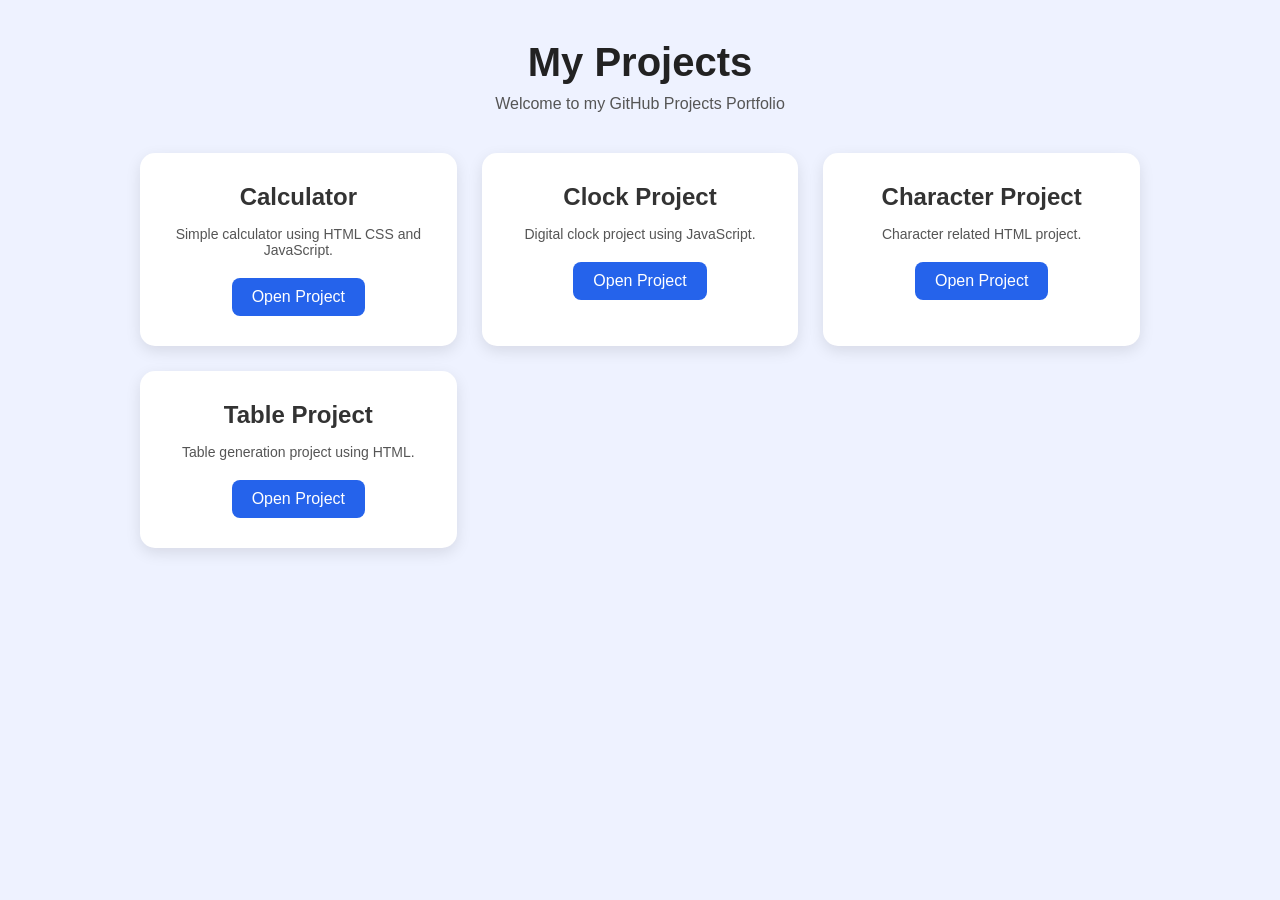
<file: index.html>
<!DOCTYPE html>
<html lang="en">
<head>
  <meta charset="UTF-8" />
  <meta name="viewport" content="width=device-width, initial-scale=1.0"/>
  <title>My Projects</title>

  <style>
    *{
      margin:0;
      padding:0;
      box-sizing:border-box;
      font-family:Arial, sans-serif;
    }

    body{
      background:#eef2ff;
      padding:40px;
      text-align:center;
    }

    h1{
      margin-bottom:10px;
      color:#222;
      font-size:40px;
    }

    p{
      color:#555;
      margin-bottom:40px;
    }

    .container{
      display:grid;
      grid-template-columns:repeat(auto-fit,minmax(250px,1fr));
      gap:25px;
      max-width:1000px;
      margin:auto;
    }

    .card{
      background:white;
      padding:30px;
      border-radius:15px;
      box-shadow:0 5px 15px rgba(0,0,0,0.1);
      transition:0.3s;
    }

    .card:hover{
      transform:translateY(-5px);
    }

    .card h2{
      margin-bottom:15px;
      color:#333;
    }

    .card p{
      font-size:14px;
      margin-bottom:20px;
    }

    .btn{
      display:inline-block;
      padding:10px 20px;
      background:#2563eb;
      color:white;
      text-decoration:none;
      border-radius:8px;
      transition:0.3s;
    }

    .btn:hover{
      background:#1d4ed8;
    }
  </style>
</head>

<body>

  <h1>My Projects</h1>
  <p>Welcome to my GitHub Projects Portfolio</p>

  <div class="container">

    <div class="card">
      <h2>Calculator</h2>
      <p>Simple calculator using HTML CSS and JavaScript.</p>
      <a class="btn" href="calculator.html">Open Project</a>
    </div>

    <div class="card">
      <h2>Clock Project</h2>
      <p>Digital clock project using JavaScript.</p>
      <a class="btn" href="clocks.html">Open Project</a>
    </div>

    <div class="card">
      <h2>Character Project</h2>
      <p>Character related HTML project.</p>
      <a class="btn" href="character.html">Open Project</a>
    </div>

    <div class="card">
      <h2>Table Project</h2>
      <p>Table generation project using HTML.</p>
      <a class="btn" href="table of no.html">Open Project</a>
    </div>

  </div>

</body>
</html>
</file>
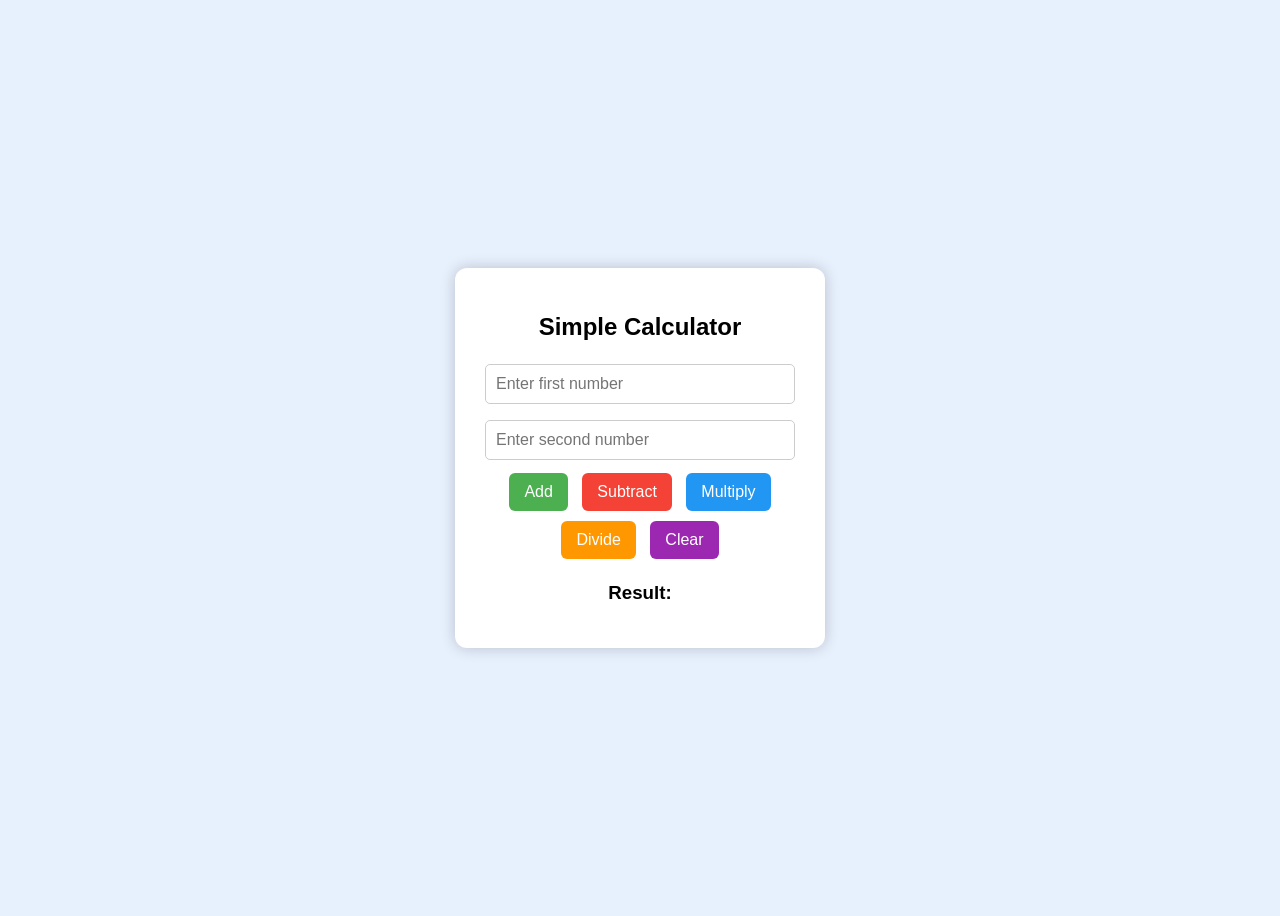
<file: calculator buttons.html>
<!DOCTYPE html>
<html lang="en">
<head>
  <meta charset="UTF-8">
  <title>User Defined Calculator</title>
  <style>
    body {
      font-family: Arial;
      background: #e7f0fd;
      display: flex;
      justify-content: center;
      align-items: center;
      height: 100vh;
    }
    .calc-box {
      background: #fff;
      padding: 25px;
      border-radius: 12px;
      box-shadow: 0 0 15px rgba(0,0,0,0.2);
      width: 320px;
      text-align: center;
    }
    input {
      width: 90%;
      padding: 10px;
      margin: 8px 0;
      font-size: 16px;
      border-radius: 5px;
      border: 1px solid #ccc;
    }
    button {
      padding: 10px 15px;
      margin: 5px;
      font-size: 16px;
      border: none;
      border-radius: 6px;
      cursor: pointer;
    }
    .add { background: #4caf50; color: white; }
    .sub { background: #f44336; color: white; }
    .mul { background: #2196f3; color: white; }
    .div { background: #ff9800; color: white; }
    .clear { background: #9c27b0; color: white; }
    h2 { margin-bottom: 15px; }
  </style>
</head>
<body>
  <div class="calc-box">
    <h2>Simple Calculator</h2>
    <input type="number" id="num1" placeholder="Enter first number"><br>
    <input type="number" id="num2" placeholder="Enter second number"><br>
    
    <!-- Operation Buttons -->
    <div>
      <button class="add" onclick="performOperation('add')">Add</button>
      <button class="sub" onclick="performOperation('sub')">Subtract</button>
      <button class="mul" onclick="performOperation('mul')">Multiply</button>
      <button class="div" onclick="performOperation('div')">Divide</button>
      <button class="clear" onclick="clearFields()">Clear</button>
    </div>

    <h3 id="result">Result: </h3>
  </div>

  <script>
    // ----- User defined functions -----
    function add(a, b) {
      return a + b;
    }

    function subtract(a, b) {
      return a - b;
    }

    function multiply(a, b) {
      return a * b;
    }

    function divide(a, b) {
      if (b === 0) return "Error! Division by zero.";
      return a / b;
    }

    // Main operation function
    function performOperation(type) {
      let n1 = parseFloat(document.getElementById("num1").value);
      let n2 = parseFloat(document.getElementById("num2").value);
      let result;

      if (isNaN(n1) || isNaN(n2)) {
        document.getElementById("result").innerText = "Please enter valid numbers!";
        return;
      }

      // Call respective user-defined function
      if (type === 'add') result = add(n1, n2);
      else if (type === 'sub') result = subtract(n1, n2);
      else if (type === 'mul') result = multiply(n1, n2);
      else if (type === 'div') result = divide(n1, n2);
      else result = "Invalid operation";

      document.getElementById("result").innerText = "Result: " + result;
    }

    // Clear all input fields and result
    function clearFields() {
      document.getElementById("num1").value = "";
      document.getElementById("num2").value = "";
      document.getElementById("result").innerText = "Result:";
    }
  </script>
</body>
</html>
</file>
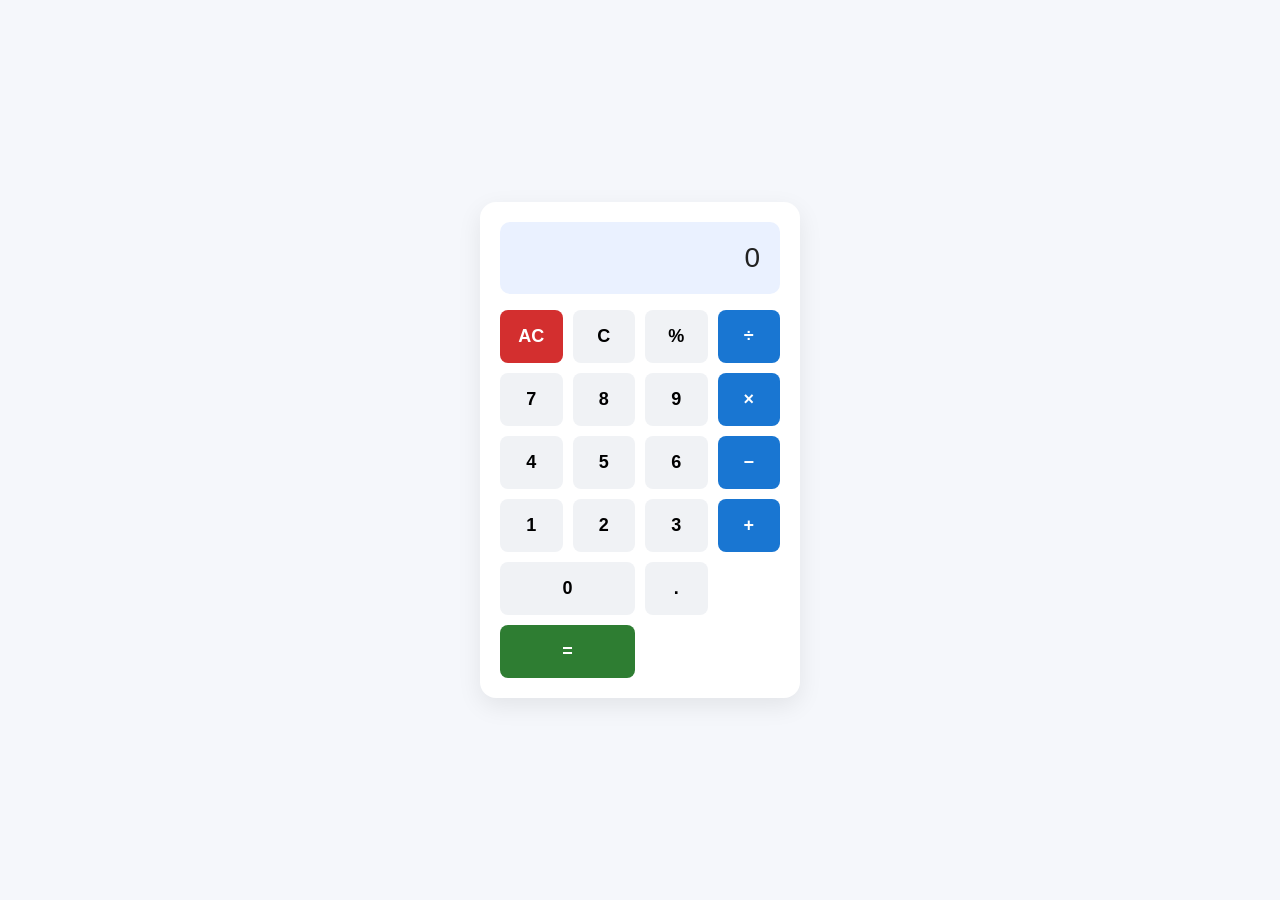
<file: calculator.html>
<!doctype html>
<html lang="en">
<head>
  <meta charset="utf-8">
  <title>Online Calculator</title>
  <meta name="viewport" content="width=device-width, initial-scale=1">
  <style>
    * { box-sizing: border-box; }
    body {
      background: #f5f7fb;
      display: flex;
      align-items: center;
      justify-content: center;
      min-height: 100vh;
      font-family: Arial, sans-serif;
      margin: 0;
    }
    .calculator {
      background: #fff;
      border-radius: 16px;
      box-shadow: 0 8px 25px rgba(0,0,0,0.08);
      padding: 20px;
      width: 320px;
    }
    .display {
      background: #eaf1ff;
      border-radius: 10px;
      padding: 20px;
      font-size: 28px;
      text-align: right;
      overflow-x: auto;
      color: #222;
    }
    .buttons {
      display: grid;
      grid-template-columns: repeat(4, 1fr);
      gap: 10px;
      margin-top: 16px;
    }
    button {
      padding: 16px;
      font-size: 18px;
      border: none;
      border-radius: 8px;
      background: #f0f2f5;
      cursor: pointer;
      font-weight: bold;
      transition: 0.2s;
    }
    button:hover { background: #e0e7ff; }
    .op { background: #1976d2; color: #fff; }
    .equals { background: #2e7d32; color: #fff; grid-column: span 2; }
    .clear { background: #d32f2f; color: #fff; }
    .zero { grid-column: span 2; }
  </style>
</head>
<body>
  <div class="calculator">
    <div id="display" class="display">0</div>
    <div class="buttons">
      <button class="clear" onclick="allClear()">AC</button>
      <button onclick="clearLast()">C</button>
      <button onclick="operate('%')">%</button>
      <button class="op" onclick="operate('/')">÷</button>

      <button onclick="addNumber('7')">7</button>
      <button onclick="addNumber('8')">8</button>
      <button onclick="addNumber('9')">9</button>
      <button class="op" onclick="operate('*')">×</button>

      <button onclick="addNumber('4')">4</button>
      <button onclick="addNumber('5')">5</button>
      <button onclick="addNumber('6')">6</button>
      <button class="op" onclick="operate('-')">−</button>

      <button onclick="addNumber('1')">1</button>
      <button onclick="addNumber('2')">2</button>
      <button onclick="addNumber('3')">3</button>
      <button class="op" onclick="operate('+')">+</button>

      <button class="zero" onclick="addNumber('0')">0</button>
      <button onclick="addNumber('.')">.</button>
      <button class="equals" onclick="calculate()">=</button>
    </div>
  </div>

<script>
  // ----- User-defined functions -----

  let displayEl = document.getElementById('display');
  let currentInput = '';
  let lastOperator = '';
  let resetNext = false;

  // Add digit or decimal
  function addNumber(num) {
    if (resetNext) { currentInput = ''; resetNext = false; }
    currentInput += num;
    updateDisplay(currentInput);
  }

  // Handle operations (+, -, *, /, %)
  function operate(op) {
    if (currentInput === '' && op !== '-') return;
    try {
      if (op === '%') {
        currentInput = String(parseFloat(currentInput) / 100);
        updateDisplay(currentInput);
        return;
      }
      currentInput += ' ' + op + ' ';
      updateDisplay(currentInput);
    } catch {
      updateDisplay('Error');
      currentInput = '';
    }
  }

  // Calculate the result
  function calculate() {
    try {
      const result = eval(currentInput.replace(/÷/g, '/').replace(/×/g, '*'));
      updateDisplay(result);
      currentInput = String(result);
      resetNext = true;
    } catch {
      updateDisplay('Error');
      currentInput = '';
    }
  }

  // Clear all
  function allClear() {
    currentInput = '';
    updateDisplay('0');
  }

  // Clear last character
  function clearLast() {
    currentInput = currentInput.trim();
    if (currentInput.length > 0)
      currentInput = currentInput.slice(0, -1);
    updateDisplay(currentInput || '0');
  }

  // Update display
  function updateDisplay(value) {
    displayEl.textContent = value;
  }

  // Keyboard support
  document.addEventListener('keydown', function(e){
    const key = e.key;
    if (!isNaN(key) || key === '.') addNumber(key);
    else if (['+', '-', '*', '/', '%'].includes(key)) operate(key);
    else if (key === 'Enter' || key === '=') calculate();
    else if (key === 'Backspace') clearLast();
    else if (key === 'Escape') allClear();
  });
</script>
</body>
</html>
</file>
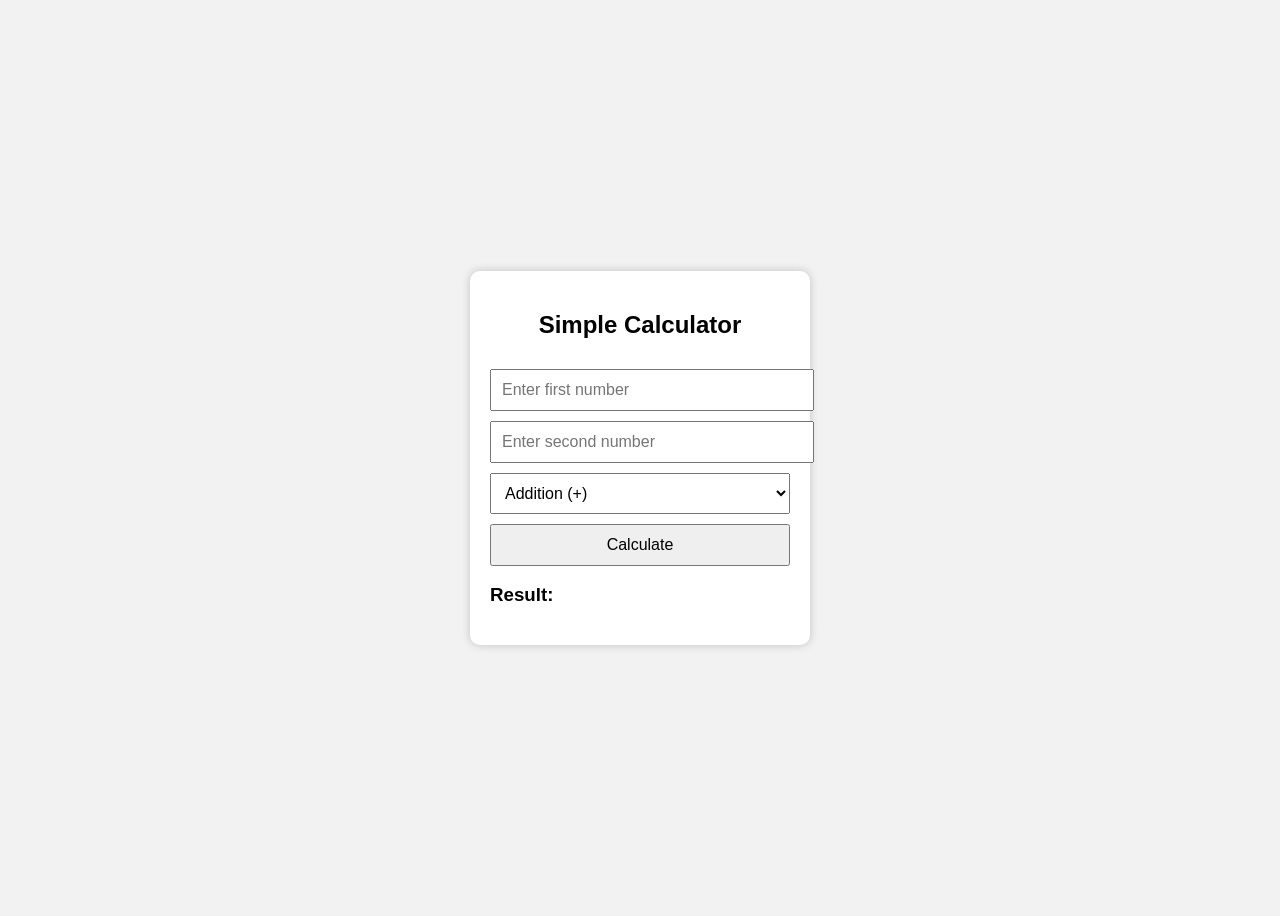
<file: calculator1.html>
<!DOCTYPE html>
<html lang="en">
<head>
  <meta charset="UTF-8">
  <title>User Defined Simple Calculator</title>
  <style>
    body {
      font-family: Arial;
      background: #f2f2f2;
      display: flex;
      justify-content: center;
      align-items: center;
      height: 100vh;
    }
    .calc-box {
      background: white;
      padding: 20px;
      border-radius: 10px;
      box-shadow: 0 0 10px rgba(0,0,0,0.2);
      width: 300px;
    }
    input, select, button {
      width: 100%;
      padding: 10px;
      margin-top: 10px;
      font-size: 16px;
    }
    h2 { text-align: center; }
  </style>
</head>
<body>
  <div class="calc-box">
    <h2>Simple Calculator</h2>
    <input type="number" id="num1" placeholder="Enter first number">
    <input type="number" id="num2" placeholder="Enter second number">
    <select id="operator">
      <option value="add">Addition (+)</option>
      <option value="sub">Subtraction (-)</option>
      <option value="mul">Multiplication (×)</option>
      <option value="div">Division (÷)</option>
    </select>
    <button onclick="calculate()">Calculate</button>
    <h3 id="result">Result: </h3>
  </div>

  <script>
    // ---- User defined functions ----
    function add(a, b) {
      return a + b;
    }

    function subtract(a, b) {
      return a - b;
    }

    function multiply(a, b) {
      return a * b;
    }

    function divide(a, b) {
      if (b === 0) return "Error! Division by zero.";
      return a / b;
    }

    // Main function to perform operation
    function calculate() {
      let num1 = parseFloat(document.getElementById("num1").value);
      let num2 = parseFloat(document.getElementById("num2").value);
      let operator = document.getElementById("operator").value;
      let result;

      // Calling user-defined functions
      if (operator === "add") result = add(num1, num2);
      else if (operator === "sub") result = subtract(num1, num2);
      else if (operator === "mul") result = multiply(num1, num2);
      else if (operator === "div") result = divide(num1, num2);
      else result = "Invalid Operation";

      document.getElementById("result").innerText = "Result: " + result;
    }
  </script>
</body>
</html>
</file>
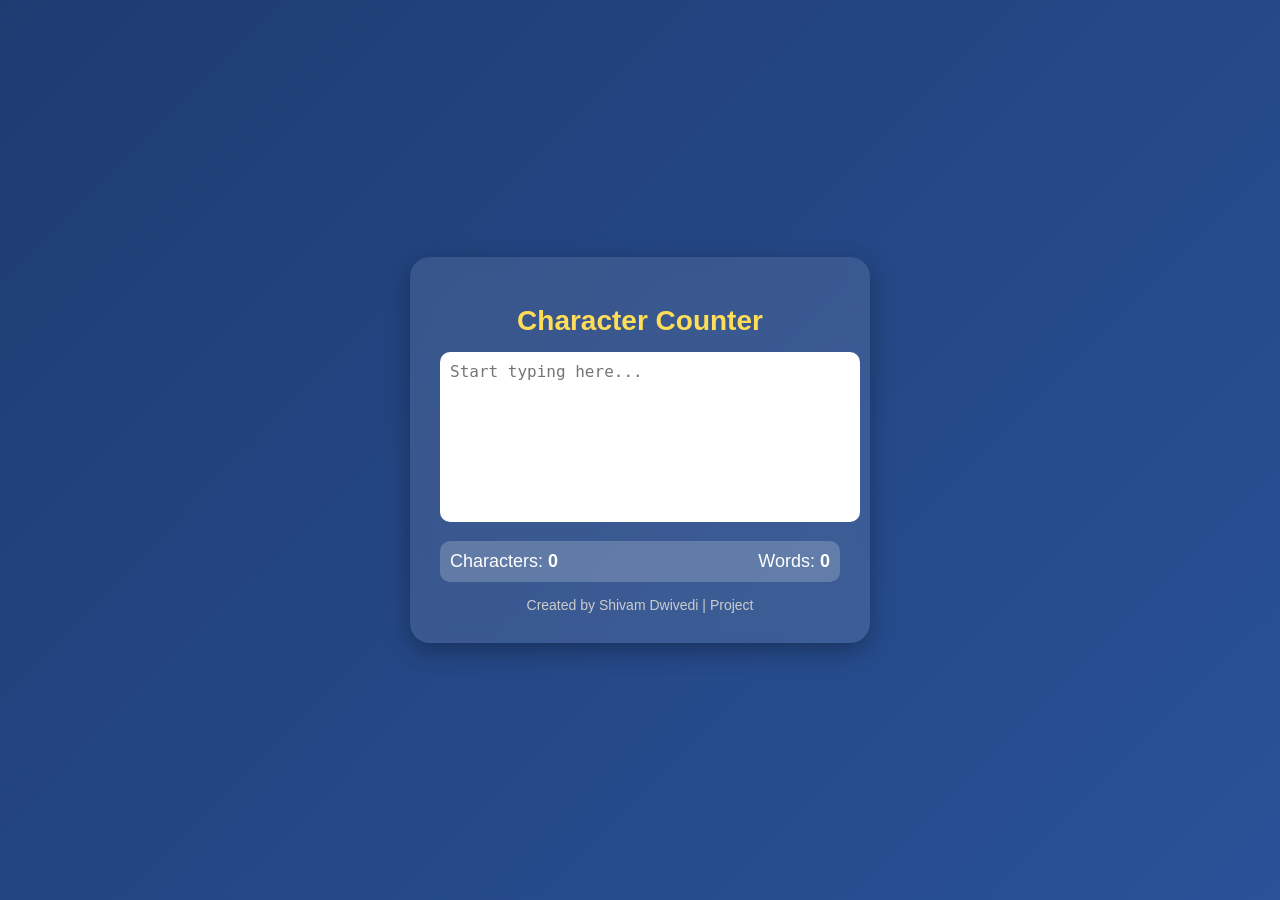
<file: character.html>
<!DOCTYPE html>
<head>
    <title>Character Counter Tool</title>

    <!--  CSS Styling -->
    <style>
        body {
            font-family: "Poppins", sans-serif;
            background: linear-gradient(135deg, #1e3c72, #2a5298);
            color: #fff;
            display: flex;
            justify-content: center;
            align-items: center;
            height: 100vh;
            margin: 0;
        }

        .container {
            background-color: rgba(255, 255, 255, 0.1);
            backdrop-filter: blur(10px);
            padding: 30px;
            border-radius: 20px;
            box-shadow: 0 8px 25px rgba(0, 0, 0, 0.3);
            width: 400px;
            text-align: center;
        }

        h1 {
            font-size: 28px;
            margin-bottom: 15px;
            color: #ffdd57;
        }

        textarea {
            width: 100%;
            height: 150px;
            padding: 10px;
            border-radius: 10px;
            border: none;
            font-size: 16px;
            resize: none;
            outline: none;
        }

        .counter-box {
            display: flex;
            justify-content: space-between;
            margin-top: 15px;
            background: rgba(255, 255, 255, 0.2);
            padding: 10px;
            border-radius: 10px;
        }

        .count {
            font-size: 18px;
        }

        footer {
            margin-top: 15px;
            font-size: 14px;
            color: #ccc;
        }
    </style>
</head>

<body>
    <div class="container">
        <h1>Character Counter </h1>

        <textarea id="textInput" placeholder="Start typing here..."></textarea>

        <div class="counter-box">
            <span class="count">Characters: <strong id="charCount">0</strong></span>
            <span class="count">Words: <strong id="wordCount">0</strong></span>
        </div>

        <footer>Created by Shivam Dwivedi | Project</footer>
    </div>

    <!--  JavaScript Code -->
    <script>
        const textInput = document.getElementById('textInput');
        const charCount = document.getElementById('charCount');
        const wordCount = document.getElementById('wordCount');

        textInput.addEventListener('input', () => {
            let text = textInput.value;
            charCount.textContent = text.length;

            // Trim spaces and split for words
            let words = text.trim().split(/\s+/);
            let wordNum = text.trim() === "" ? 0 : words.length;

            wordCount.textContent = wordNum;
        });
    </script>
</body>
</html>
</file>
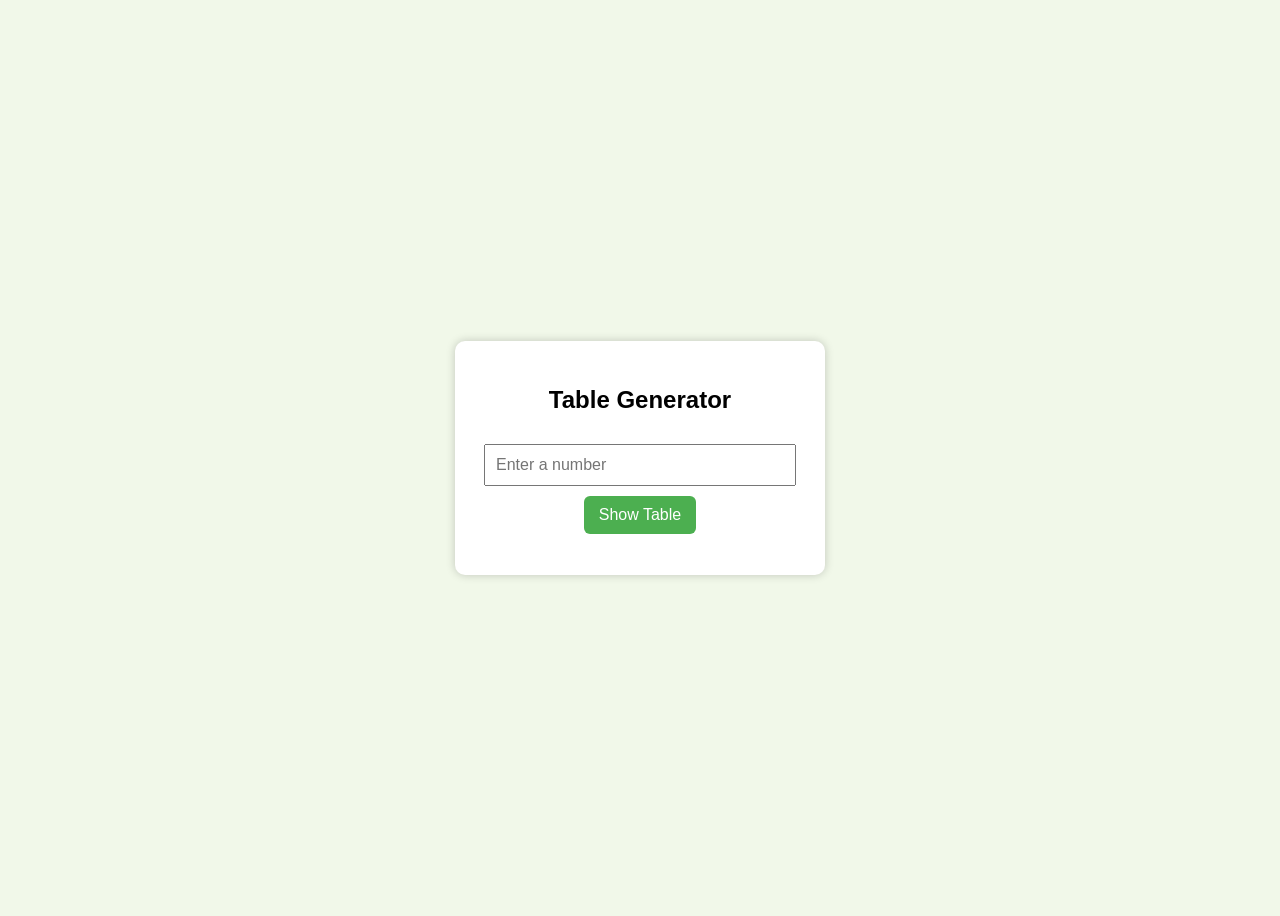
<file: table of no.html>
<!DOCTYPE html>
<html lang="en">
<head>
  <meta charset="UTF-8">
  <title>User Defined Table Generator</title>
  <style>
    body {
      font-family: Arial;
      background: #f1f8e9;
      display: flex;
      justify-content: center;
      align-items: center;
      height: 100vh;
    }
    .box {
      background: #fff;
      padding: 25px;
      border-radius: 10px;
      box-shadow: 0 0 10px rgba(0,0,0,0.2);
      width: 320px;
      text-align: center;
    }
    input {
      width: 90%;
      padding: 10px;
      margin: 10px 0;
      font-size: 16px;
    }
    button {
      padding: 10px 15px;
      font-size: 16px;
      background: #4caf50;
      color: white;
      border: none;
      border-radius: 6px;
      cursor: pointer;
    }
    button:hover {
      background: #388e3c;
    }
    ul {
      list-style: none;
      padding: 0;
      text-align: left;
    }
  </style>
</head>
<body>
  <div class="box">
    <h2>Table Generator</h2>
    <input type="number" id="num" placeholder="Enter a number">
    <button onclick="showTable()">Show Table</button>
    <ul id="result"></ul>
  </div>

  <script>
    // ---- User-defined function to create table ----
    function generateTable(n) {
      let table = [];
      for (let i = 1; i <= 10; i++) {
        table.push(`${n} × ${i} = ${n * i}`);
      }
      return table;
    }

    // Function to display the table
    function showTable() {
      let num = parseInt(document.getElementById("num").value);
      let resultArea = document.getElementById("result");
      resultArea.innerHTML = "";

      if (isNaN(num)) {
        resultArea.innerHTML = "<li>Please enter a valid number!</li>";
        return;
      }

      // Call user-defined function
      let table = generateTable(num);

      // Display each line of the table
      for (let i = 0; i < table.length; i++) {
        let li = document.createElement("li");
        li.textContent = table[i];
        resultArea.appendChild(li);
      }
    }
  </script>
</body>
</html>
</file>
